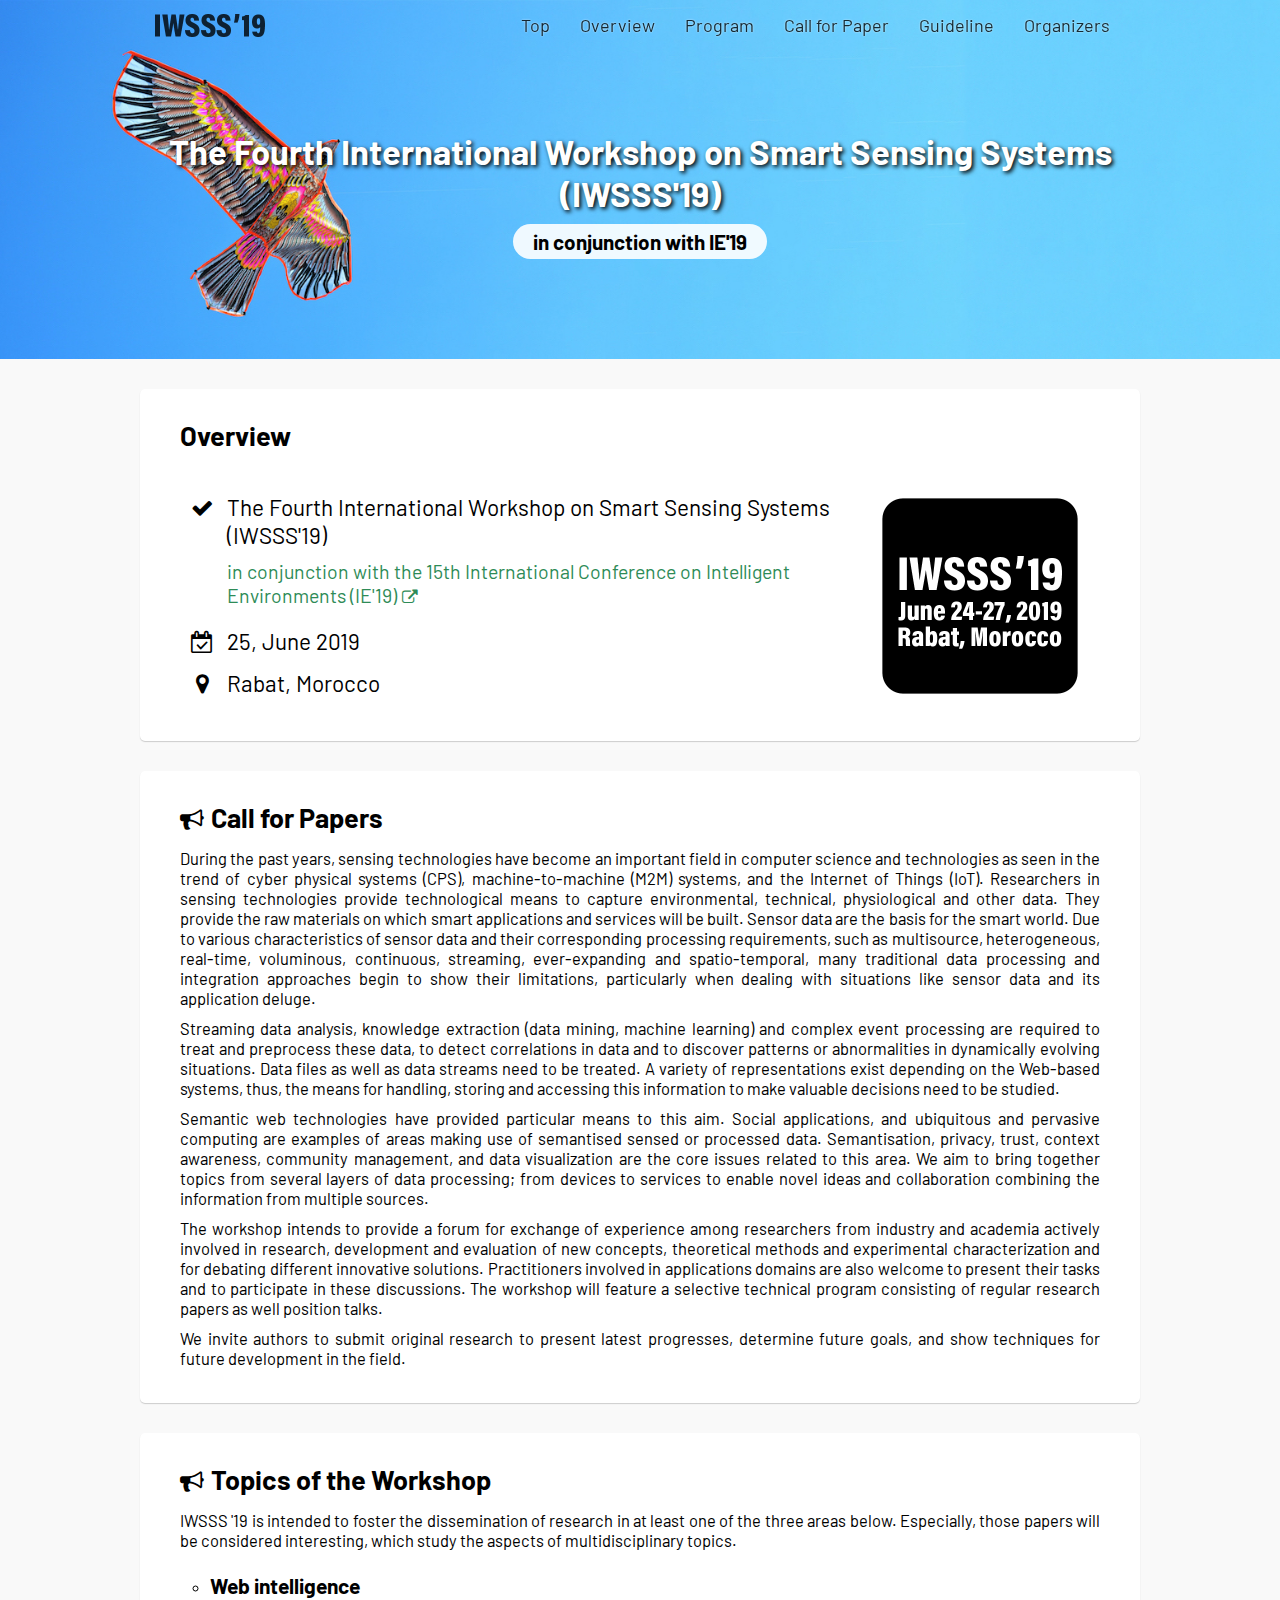
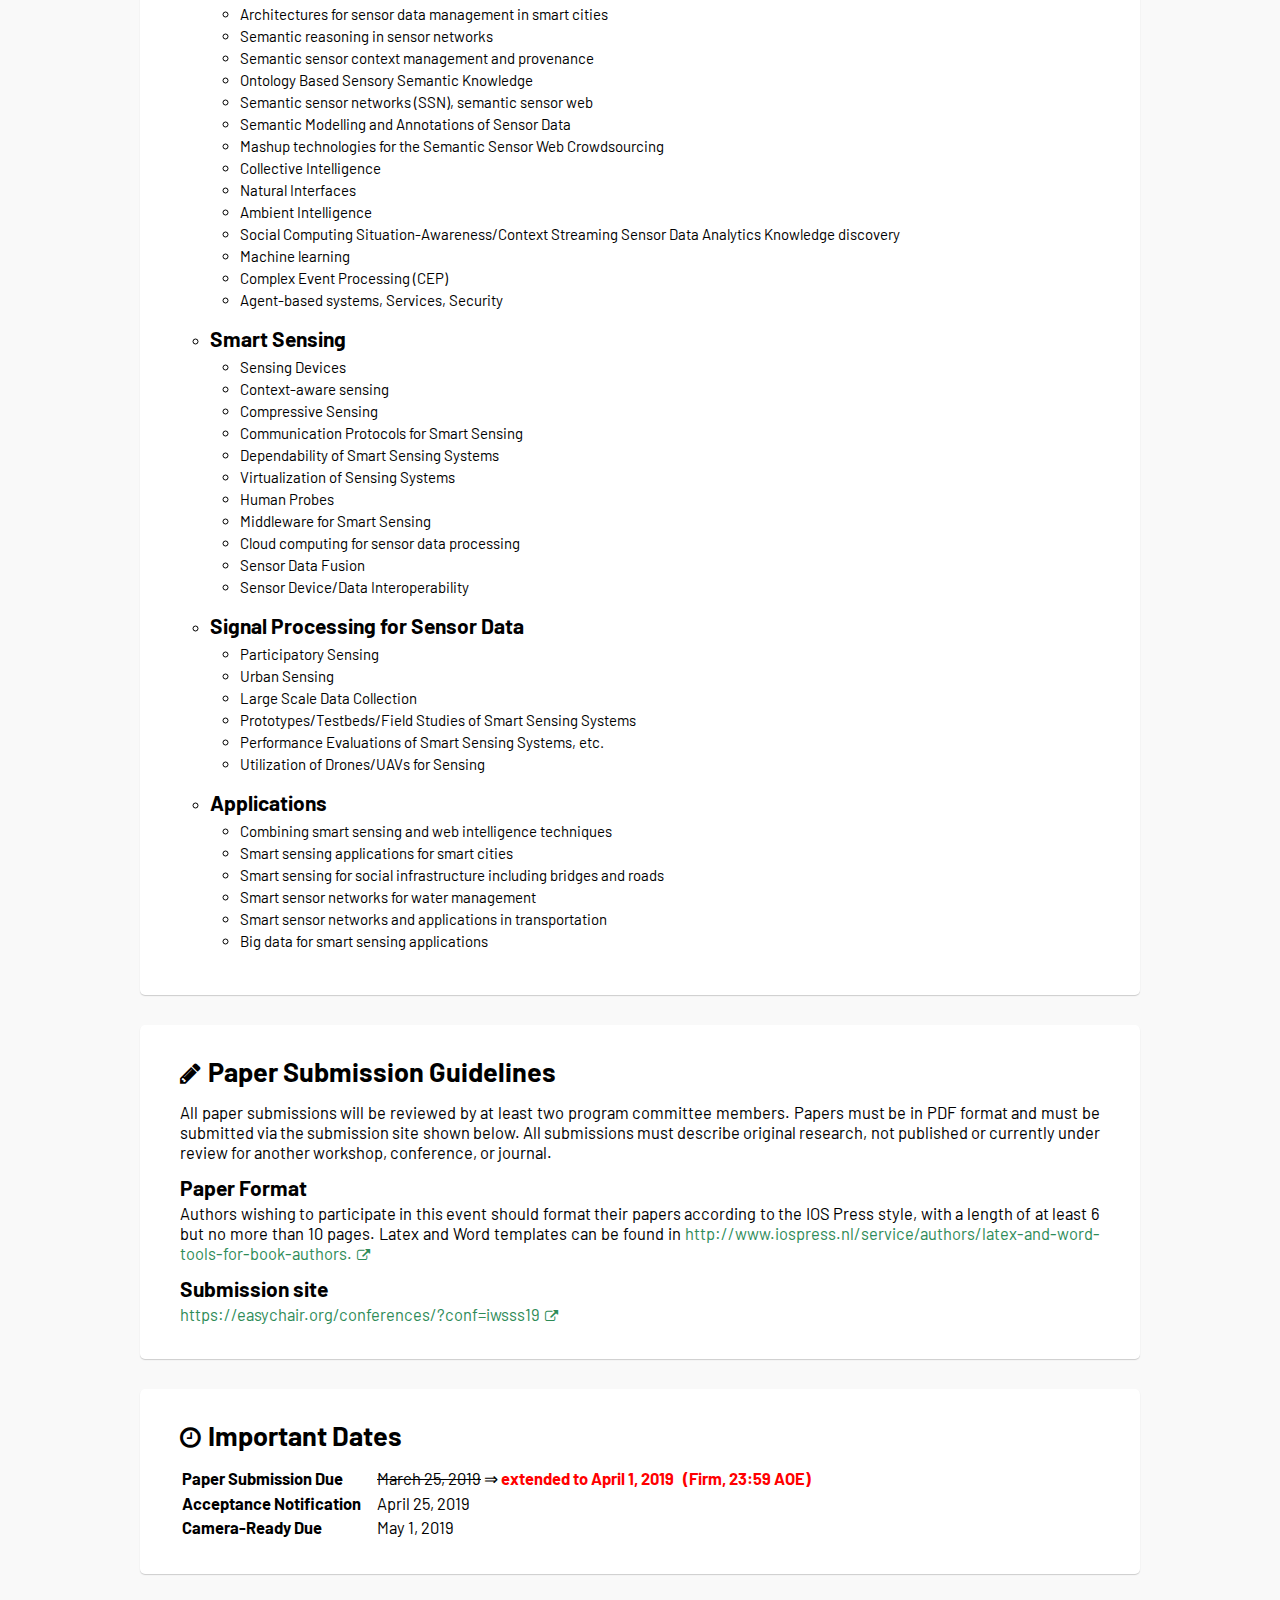
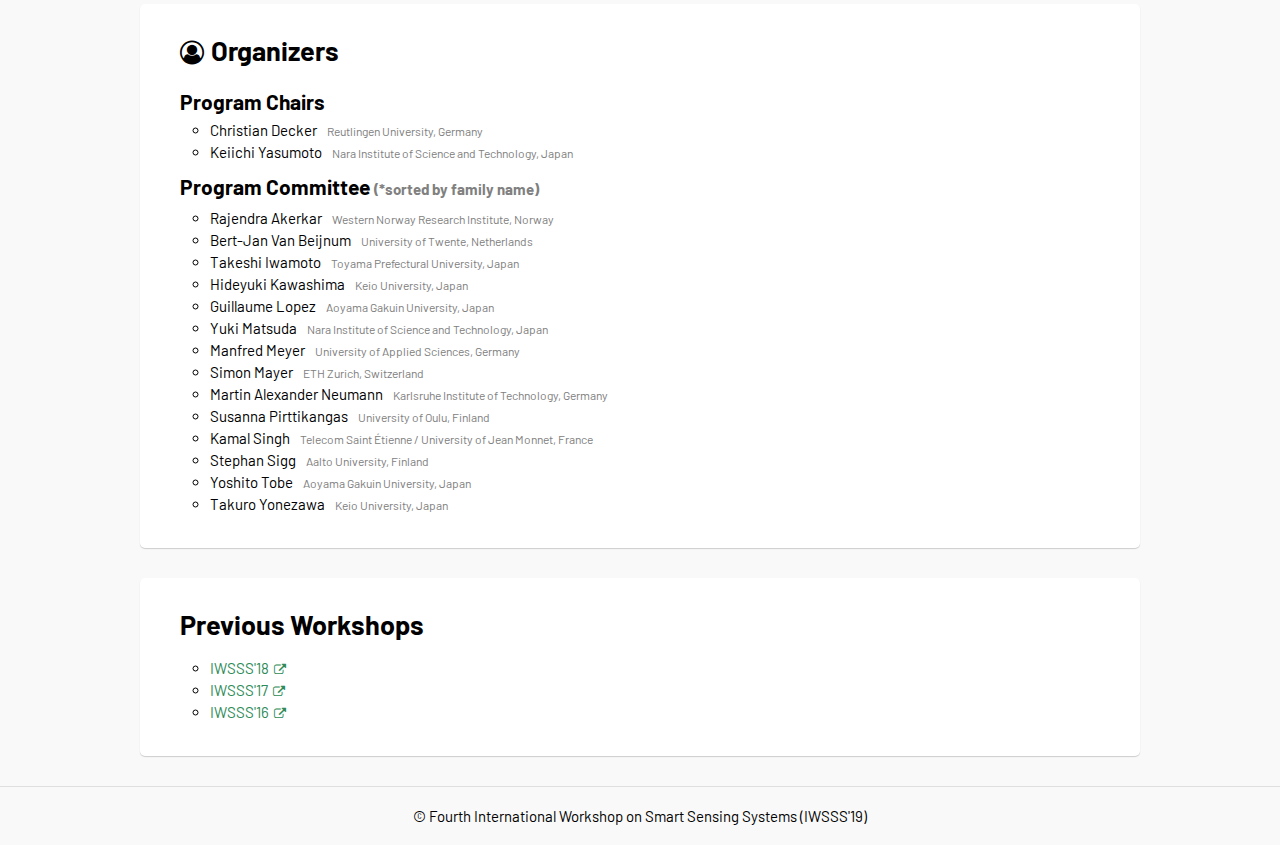
<file: index.html>
<!DOCTYPE html>
<meta charset="utf-8">
<title>The Fourth International Workshop on Smart Sensing System (IWSSS'19)</title>
<meta name="viewport" content="width=device-width, initial-scale=1, minimum-scale=1, maximum-scale=1, user-scalable=no">
<link href="https://stackpath.bootstrapcdn.com/font-awesome/4.7.0/css/font-awesome.min.css" rel="stylesheet" integrity="sha384-wvfXpqpZZVQGK6TAh5PVlGOfQNHSoD2xbE+QkPxCAFlNEevoEH3Sl0sibVcOQVnN" crossorigin="anonymous">
<link rel="stylesheet" href="css/style.css">

<header class="fixed-header" id="fixed-header">
  <div class="wrapper">
    <h1><a href="./"><span>IWSSS'19</span></a></h1>
    <nav>
      <ul id="primary-nav">
        <li data-target="top">Top</li>
	<li data-target="overview">Overview</li>
	<li data-target="program">Program</li>	
        <li data-target="call-for-paper">Call for Paper</li>
        <li data-target="guideline">Guideline</li>
        <li data-target="organizers">Organizers</li>
      </ul>
    </nav>
  </div>
</header>

<section class="main">
  <header id="top">
    <img src="img/top-visual.jpg">
    <h1><span>The Fourth International Workshop on Smart Sensing Systems</span>
      <span>(IWSSS'19)</span>
      <small>in conjunction with IE'19</small></h1>
  </header>

  <!-- <div class="news">
    <h2>News</h2>
    <p></p>
  </div> -->

  <div id="overview" class="clearfix">
    <h2>Overview</h2>
    <img src="img/logo-orig.png" class="overview-logo">
    <dl class="overview">
      <dt><i class="fa fa-check"></i></dt>
      <dd>The Fourth International Workshop on Smart Sensing Systems (IWSSS'19)</dd>
      <dd class="percom"><a href="https://intenv.herokuapp.com/ie19/home">in conjunction with the 15th International Conference on Intelligent Environments (IE'19)</a></dd>
      <dt><i class="fa fa-calendar-check-o"></i></dt>
      <dd>25, June 2019</dd>
      <dt><i class="fa fa-map-marker"></i></dt>
      <dd>Rabat, Morocco</dd>
    </dl>
  </div>

  <div id="call-for-paper">
    <h2><i class="fa fa-bullhorn"></i>Call for Papers</h2>
    <p>
      During the past years, sensing technologies have become an important field in computer science and technologies as seen in the trend of cyber physical systems (CPS), machine-to-machine (M2M) systems, and the Internet of Things (IoT). Researchers in sensing technologies provide technological means to capture environmental, technical, physiological and other data. They provide the raw materials on which smart applications and services will be built. Sensor data are the basis for the smart world. Due to various characteristics of sensor data and their corresponding processing requirements, such as multisource, heterogeneous, real-time, voluminous, continuous, streaming, ever-expanding and spatio-temporal, many traditional data processing and integration approaches begin to show their limitations, particularly when dealing with situations like sensor data and its application deluge.
    </p>
    <p>
      Streaming data analysis, knowledge extraction (data mining, machine learning) and complex event processing are required to treat and preprocess these data, to detect correlations in data and to discover patterns or abnormalities in dynamically evolving situations. Data files as well as data streams need to be treated.  A variety of representations exist depending on the Web-based systems, thus, the means for handling, storing and accessing this information to make valuable decisions need to be studied.
    </p>
    <p>
      Semantic web technologies have provided particular means to this aim. Social applications, and ubiquitous and pervasive computing are examples of areas making use of semantised sensed or processed data. Semantisation, privacy, trust, context awareness, community management, and data visualization are the core issues related to this area. We aim to bring together topics from several layers of data processing; from devices to services to enable novel ideas and collaboration combining the information from multiple sources.
    </p>
    <p>
      The workshop intends to provide a forum for exchange of experience among researchers from industry and academia actively involved in research, development and evaluation of new concepts, theoretical methods and experimental characterization and for debating different innovative solutions. Practitioners involved in applications domains are also welcome to present their tasks and to participate in these discussions. The workshop will feature a selective technical program consisting of regular research papers as well position talks.
    </p>
    <p>
      We invite authors to submit original research to present latest progresses, determine future goals, and show techniques for future development in the field.
    </p>
  </div>

  <div>
    <h2><i class="fa fa-bullhorn"></i>Topics of the Workshop</h2>
    <p>
      IWSSS '19 is intended to foster the dissemination of research in at least one of the three areas below. Especially, those papers will be considered interesting, which study the aspects of multidisciplinary topics.
    </p>
    <ul>
      <li>
        <h3>Web intelligence</h3>
        <ul>
          <li>Architectures for sensor data management in smart cities</li>
          <li>Semantic reasoning in sensor networks</li>
          <li>Semantic sensor context management and provenance</li>
          <li>Ontology Based Sensory Semantic Knowledge</li>
          <li>Semantic sensor networks (SSN), semantic sensor web</li>
          <li>Semantic Modelling and Annotations of Sensor Data</li>
          <li>Mashup technologies for the Semantic Sensor Web Crowdsourcing</li>
          <li>Collective Intelligence</li>
          <li>Natural Interfaces</li>
          <li>Ambient Intelligence</li>
          <li>Social Computing Situation-Awareness/Context Streaming Sensor Data Analytics Knowledge discovery</li>
          <li>Machine learning</li>
          <li>Complex Event Processing (CEP)</li>
          <li>Agent-based systems, Services, Security</li>
        </ul>
      </li>

      <li>
        <h3>Smart Sensing</h3>
        <ul>
          <li>Sensing Devices</li>
          <li>Context-aware sensing</li>
          <li>Compressive Sensing</li>
          <li>Communication Protocols for Smart Sensing</li>
          <li>Dependability of Smart Sensing Systems</li>
          <li>Virtualization of Sensing Systems</li>
          <li>Human Probes</li>
          <li>Middleware for Smart Sensing</li>
          <li>Cloud computing for sensor data processing</li>
          <li>Sensor Data Fusion</li>
          <li>Sensor Device/Data Interoperability</li>
        </ul>
      </li>
      <li>
        <h3>Signal Processing for Sensor Data</h3>
        <ul>
          <li>Participatory Sensing</li>
          <li>Urban Sensing</li>
          <li>Large Scale Data Collection</li>
          <li>Prototypes/Testbeds/Field Studies of Smart Sensing Systems</li>
          <li>Performance Evaluations of Smart Sensing Systems, etc.</li>
          <li>Utilization of Drones/UAVs for Sensing</li>
        </ul>
      </li>
      <li>
        <h3>Applications</h3>
        <ul>
          <li>Combining smart sensing and web intelligence techniques</li>
          <li>Smart sensing applications for smart cities</li>
          <li>Smart sensing for social infrastructure including bridges and roads</li>
          <li>Smart sensor networks for water management</li>
          <li>Smart sensor networks and applications in transportation</li>
          <li>Big data for smart sensing applications</li>
        </ul>
      </li>
    </ul>
  </div>

  <div id="guideline">
    <h2><i class="fa fa-pencil"></i>Paper Submission Guidelines</h2>

        <p>
      All paper submissions will be reviewed by at least two program
      committee members. Papers must be in PDF format and must be
      submitted via the submission site shown below. All submissions must describe original research, not published or currently under review for another workshop, conference, or journal.
    </p>
    
    <h3>Paper Format</h3>

    <p>
    Authors wishing to participate in this event should format their
    papers according to the IOS Press style, with a length of at least
    6 but no more than 10 pages. Latex and Word templates can be found
    in <a
    href="http://www.iospress.nl/service/authors/latex-and-word-tools-for-book-authors">
     http://www.iospress.nl/service/authors/latex-and-word-tools-for-book-authors.</a>
    </p>
    
    <h3>Submission site</h3>

<p>
    <a href="https://easychair.org/conferences/?conf=iwsss19">https://easychair.org/conferences/?conf=iwsss19</a>
</p>
    
    </dl>

  </div>

  <div>
    <h2><i class="fa fa-clock-o"></i>Important Dates</h2>
    <dl class="important-dates">
      <dt>Paper Submission Due</dt><dd><s>March 25, 2019</s> &rArr;
    <b><font color="red">extended to April 1, 2019 &nbsp; (Firm, 23:59 AOE)</font></b></dd>
      <dt>Acceptance Notification</dt><dd>April 25, 2019</dd>
      <dt>Camera-Ready Due</dt><dd>May 1, 2019</dd>
    </dl>
  </div>

  <div id="organizers">
    <h2><i class="fa fa-user-circle-o"></i>Organizers</h2>
    <h3>Program Chairs</h3>
    <ul class="person-list">
      <li>Christian Decker<span>Reutlingen University, Germany</span></li>
      <li>Keiichi Yasumoto<span>Nara Institute of Science and Technology, Japan</span></li>
    </ul>
    <h3>Program Committee <span>(*sorted by family name)</span></h3>
    <ul class="person-list">
<!--
      <li>Edward Curry<span>Digital Enterprise Research Institute, Ireland</span></li>
      <li>Xiaolong Zheng<span>Tsinghua University, Beijing, P.R. China</span></li>
      <li>Yasuhiro Kawahara<span>The Open University of Japan</span></li>

    --->
    <li>Rajendra Akerkar<span>Western Norway Research Institute, Norway</span></li>
    <li>Bert-Jan Van Beijnum<span>University of Twente, Netherlands</spspan></li>
    <li>Takeshi Iwamoto<span>Toyama Prefectural University, Japan</span></li>
    <li>Hideyuki Kawashima<span>Keio University, Japan</span></li>
    <li>Guillaume Lopez<span>Aoyama Gakuin University, Japan</span></li>
    <li>Yuki Matsuda<span>Nara Institute of Science and Technology, Japan</span></li>    
    <li>Manfred Meyer<span>University of Applied Sciences, Germany</span></li>
    <li>Simon Mayer<span>ETH Zurich, Switzerland</span></li>
    <li>Martin Alexander Neumann<span>Karlsruhe Institute of Technology, Germany</span></li>
    <li>Susanna Pirttikangas<span>University of Oulu, Finland</span></li>
    <li>Kamal Singh<span>Telecom Saint Étienne / University of Jean Monnet, France</span></li>
    <li>Stephan Sigg<span>Aalto University, Finland</span></li>
    <li>Yoshito Tobe<span>Aoyama Gakuin University, Japan</span></li>
    <li>Takuro Yonezawa<span>Keio University, Japan</span></li>
    </ul>
  </div>

  <div id="previous workshops">
<h2>Previous Workshops</h2>
    <ul>
      <li><a href="http://iwsss2018.puc.pu-toyama.ac.jp/">IWSSS'18</a>
      <li><a href="http://ubicomp.oulu.fi/iwsss17/">IWSSS'17</a>
      <li><a href="http://rcl.it.aoyama.ac.jp/IWSSS2016/">IWSSS'16</a>
    </ul>

  </div>
    
    

  

  
<!--
  <div>
    <h2>Contact</h2>
    <p>info@example.com</p>
  </div>
-->
  
</section>

<footer>
  &copy; Fourth International Workshop on Smart Sensing Systems (IWSSS'19)
</footer>

<script
  src="https://code.jquery.com/jquery-3.3.1.min.js"
  integrity="sha256-FgpCb/KJQlLNfOu91ta32o/NMZxltwRo8QtmkMRdAu8="
  crossorigin="anonymous"></script>
<script>
var isTopArea = true;
$(window).scroll(function() {
  if(isTopArea && $(this).scrollTop() > 50) {
    isTopArea = false;
    $("#fixed-header").addClass("scrolled");
  }
  if(!isTopArea && $(this).scrollTop() < 50) {
    isTopArea = true;
    $("#fixed-header").removeClass("scrolled");
  }
});
$("#primary-nav li").click(function() {
  var target = $(this).data("target");
  if (target == "program"){
    location.href="program.html"
  }
  else{
    $("html, body").animate({scrollTop:$("#" + target).offset().top - 50});
  }
  });
</script>
</file>
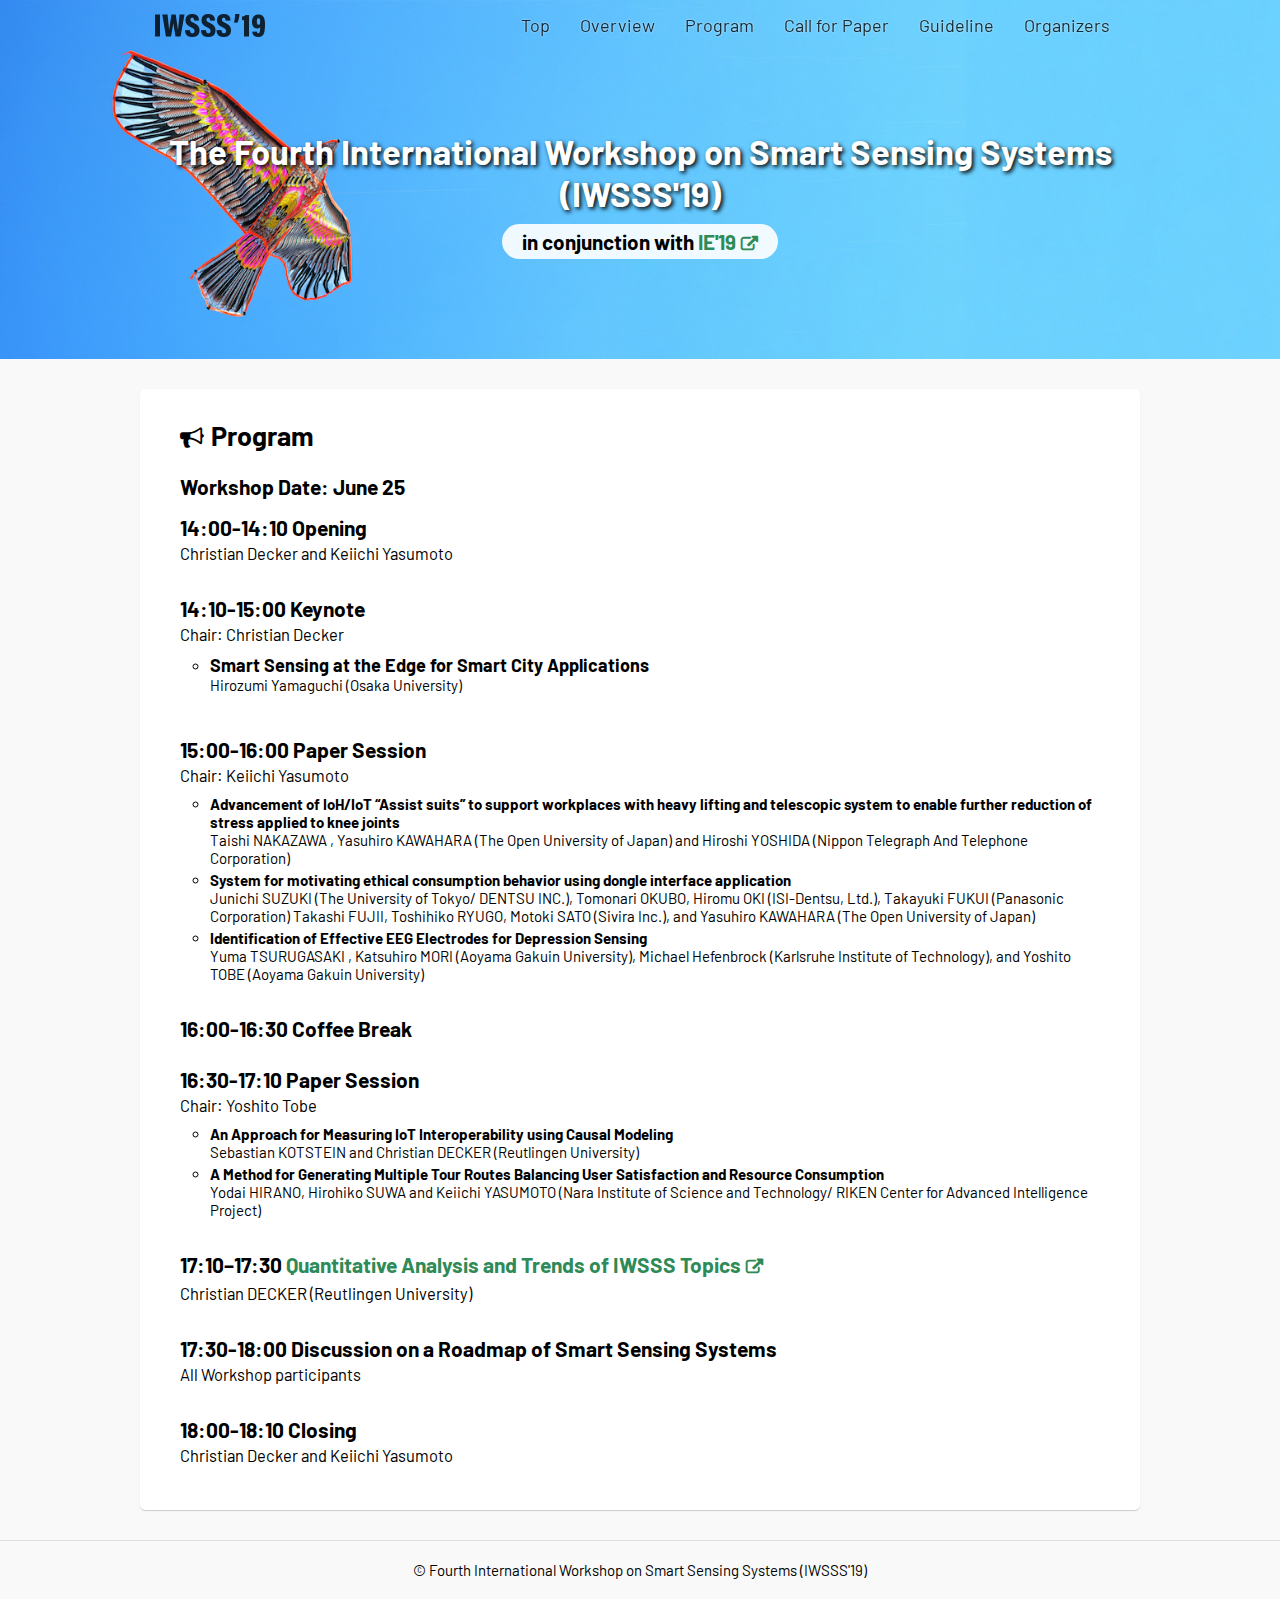
<file: program.html>
<!DOCTYPE html>
<meta charset="utf-8">
<title>The Fourth International Workshop on Smart Sensing System (IWSSS'19)</title>
<meta name="viewport" content="width=device-width, initial-scale=1, minimum-scale=1, maximum-scale=1, user-scalable=no">
<link href="https://stackpath.bootstrapcdn.com/font-awesome/4.7.0/css/font-awesome.min.css" rel="stylesheet" integrity="sha384-wvfXpqpZZVQGK6TAh5PVlGOfQNHSoD2xbE+QkPxCAFlNEevoEH3Sl0sibVcOQVnN" crossorigin="anonymous">
<link rel="stylesheet" href="css/style.css">

<header class="fixed-header" id="fixed-header">
  <div class="wrapper">
    <h1><a href="./"><span>IWSSS'19</span></a></h1>
    <nav>
      <ul id="primary-nav">
        <li data-target="top">Top</li>
	<li data-target="overview">Overview</li>
	<li data-target="program">Program</li>
        <li data-target="call-for-paper">Call for Paper</li>
        <li data-target="guideline">Guideline</li>
        <li data-target="organizers">Organizers</li>
      </ul>
    </nav>
    </div>
</header>

<section class="main">
  <header id="top">
    <img src="img/top-visual.jpg">
    <h1><span>The Fourth International Workshop on Smart Sensing Systems</span>
      <span>(IWSSS'19)</span>
      <small>in conjunction with <a href="https://intenv.herokuapp.com/ie19/home">IE'19</a></small></h1>
  </header>

    <div id="program">
      
    <h2><i class="fa fa-bullhorn"></i>Program</h2>

    <h3>Workshop Date: June 25</h3>
    <p>
    <h3>14:00-14:10 Opening</h3>
    <p>Christian Decker and Keiichi Yasumoto</p>
    </p>

    <p>
    <h3>14:10-15:00 Keynote</h3>
    <p>Chair: Christian Decker</p>
    <ul>
      <li><b><font size="4">Smart Sensing at the Edge for Smart City Applications</font></b><br>
      Hirozumi Yamaguchi (Osaka University)</li>
    </ul>
    </p>
    
    <p>
    <h3>15:00-16:00 Paper Session</h3>
    <p>Chair: Keiichi Yasumoto</p>
    <ul>
      <li><b>Advancement of IoH/IoT “Assist suits” to support
    workplaces with heavy lifting and telescopic system to enable
      further reduction of stress applied to knee joints</b></br>
       Taishi NAKAZAWA , Yasuhiro KAWAHARA (The Open University of
    Japan) and Hiroshi YOSHIDA (Nippon Telegraph And Telephone
      Corporation)</li>
      <li><b>System for motivating ethical consumption behavior using
      dongle interface application</b></br>
      Junichi SUZUKI (The University of Tokyo/ DENTSU INC.), Tomonari OKUBO, Hiromu OKI (ISI-Dentsu, Ltd.), Takayuki FUKUI (Panasonic Corporation)
  Takashi FUJII, Toshihiko RYUGO, Motoki SATO (Sivira Inc.), and
      Yasuhiro KAWAHARA (The Open University of Japan)</li>
      <li><b>Identification of Effective EEG Electrodes for Depression
      Sensing</b></br>
      Yuma TSURUGASAKI , Katsuhiro MORI (Aoyama Gakuin University),
    Michael Hefenbrock (Karlsruhe Institute of Technology), and
      Yoshito TOBE (Aoyama Gakuin University)</li>
    </ul>

    <p>
      <h3>16:00-16:30 Coffee Break</h3>
    </p>
    
      <p>
    <h3>16:30-17:10 Paper Session</h3>
    <p>Chair: Yoshito Tobe</p>
      <ul>
      <li><b>An Approach for Measuring IoT Interoperability using
      Causal Modeling</b></br>
      Sebastian KOTSTEIN and Christian DECKER (Reutlingen University)</li>
      <li><b>A Method for Generating Multiple Tour Routes Balancing
      User Satisfaction and Resource Consumption</b></br>
      Yodai HIRANO, Hirohiko SUWA and Keiichi YASUMOTO (Nara Institute
    of Science and Technology/ RIKEN Center for Advanced Intelligence
      Project)</li>
      </ul>
      </p>

      <h3>17:10–17:30 <a href="IWSSSAnalysis.html">Quantitative Analysis and Trends of IWSSS Topics</a></h3>
      <p>Christian DECKER (Reutlingen University)</p>
      </p>

      <p>
      <h3>17:30-18:00 Discussion on a Roadmap of Smart Sensing Systems</h3>
      <p>All Workshop participants</p>
      </p>

      <p>
      <h3>18:00-18:10 Closing</h3>
      <p>Christian Decker and Keiichi Yasumoto</p>
      </p>
      
      
  </div>

  
<!--
  <div>
    <h2>Contact</h2>
    <p>info@example.com</p>
  </div>
-->
  
</section>

<footer>
  &copy; Fourth International Workshop on Smart Sensing Systems (IWSSS'19)
</footer>

<script
  src="https://code.jquery.com/jquery-3.3.1.min.js"
  integrity="sha256-FgpCb/KJQlLNfOu91ta32o/NMZxltwRo8QtmkMRdAu8="
  crossorigin="anonymous"></script>
<script>
var isTopArea = true;
$(window).scroll(function() {
  if(isTopArea && $(this).scrollTop() > 50) {
    isTopArea = false;
    $("#fixed-header").addClass("scrolled");
  }
  if(!isTopArea && $(this).scrollTop() < 50) {
    isTopArea = true;
    $("#fixed-header").removeClass("scrolled");
  }
});
$("#primary-nav li").click(function() {
  var target = $(this).data("target");
  if (target!="program"){
    location.href="index.html#"+target
  }
});
</script>
</file>
<file: css/style.css>
@import url("https://fonts.googleapis.com/css?family=Barlow:400,700");*{padding:0;margin:0}.clearfix::after{content:"";display:block;clear:both}html{font-family:'Barlow', sans-serif;font-size:15px;background:#f9f9f9}@media (max-width: 760px){html{font-size:13px}}header.fixed-header{position:fixed;z-index:1000;height:50px;width:100vw;border:1px solid transparent;border-width:0 0 1px;text-shadow:0 0 2px white;background:rgba(255,255,255,0);opacity:0.8;transition:all 0.2s ease 0s}header.fixed-header.scrolled{border:1px solid rgba(0,0,0,0.1);border-width:0 0 1px;background:rgba(255,255,255,0.9);opacity:1}header.fixed-header div.wrapper{width:100vw;max-width:1000px;margin:0 auto}header.fixed-header h1{float:left;height:50px;padding:0 10px}header.fixed-header h1 a{display:block;background:url("../img/logo-header.png") center center no-repeat;background-size:100%;width:100px;height:30px;padding:10px 10px;float:left}header.fixed-header h1 a span{display:none}header.fixed-header nav ul{float:right;padding:0 15px 0 0;font-size:1.2rem}header.fixed-header nav ul li{float:left;list-style:none;padding:0 15px;height:50px;line-height:50px;cursor:pointer}header.fixed-header nav ul li:hover{background:rgba(200,200,200,0.3)}@media (max-width: 760px){header.fixed-header nav ul{display:none}}section.main{width:100vw}section.main header{position:relative;padding:130px 0 100px}section.main header h1{width:90vw;margin:0 auto;border-radius:100px;position:relative;z-index:100;color:white;text-align:center;font-size:2.3rem}section.main header h1 span{display:block;text-shadow:2px 2px 4px black}section.main header h1 small{display:inline-block;font-size:0.6em;color:black;background:rgba(255,255,255,0.9);border-radius:30px;margin:10px 0 0;padding:5px 20px}@media (max-width: 760px){section.main header h1{font-size:1.7em}}@media (max-width: 580px){section.main header h1 span{display:inline}section.main header h1 small{display:block;max-width:300px;margin:10px auto 0}}section.main header img{position:absolute;top:0;left:0;width:100%;height:100%;object-fit:cover}section.main>div{max-width:1000px;width:94vw;margin:30px auto;padding:30px 40px 35px;background:white;border-radius:5px;box-shadow:0 1px 1px 0 #ccc;box-sizing:border-box}@media (max-width: 760px){section.main>div{margin:20px auto;padding:15px}}section.main h2{padding:0 0 15px;font-size:1.8rem}section.main h2 i{padding:0 7px 0 0;font-size:1.6rem}section.main h3{padding:15px 0 5px;font-size:1.4rem;line-height:1em}section.main h3 span{font-size:1rem;display:inline-block;color:gray}section.main h2+h3{padding:10px 0 5px}section.main p{padding:10px 0 0;font-size:1.1rem;hyphens:auto;text-align:justify;text-justify:inter-ideograph}section.main a{text-decoration:none;color:seagreen}section.main a:after{font-family:FontAwesome;content:"\f08e";font-size:0.8em;padding:0 0 0 5px}section.main a:hover{color:mediumseagreen}section.main h2+p,section.main h3+p{padding:0}section.main p+ul{margin:10px 0}section.main ul li{margin:4px 0 0 30px;list-style:circle}section.main ul.person-list li span{color:gray;font-size:0.8em;padding:0 0 0 10px}@media (max-width: 760px){section.main ul.person-list li span{display:block;padding:0}}section.main img.overview-logo{float:right;width:200px;height:200px;padding:30px 20px 10px 30px}@media (max-width: 760px){section.main img.overview-logo{width:100px;height:100px;padding:35px 10px 10px 20px}}@media (max-width: 550px){section.main img.overview-logo{display:none}}section.main dl.overview{font-size:1.5rem;margin:20px 0 0}section.main dl.overview dt{float:left;width:40px;padding:7px 2px;font-weight:bold;text-align:center}section.main dl.overview dd{margin:0 0 0 45px;padding:7px 2px}section.main dl.overview dd.percom{font-size:1.3rem}section.main dl.overview dd+dd{padding:3px 2px 13px}section.main dl.important-dates{font-size:1.1rem}section.main dl.important-dates dt{float:left;width:auto;padding:2px;font-weight:bold}section.main dl.important-dates dd{margin:0 0 0 195px;padding:2px}@media (max-width: 760px){section.main dl.important-dates dd{margin:0 0 0 175px}}section.main dl.guideline{font-size:1.1rem}section.main dl.guideline dt{float:left;width:auto;padding:2px;font-weight:bold}section.main dl.guideline dd{margin:0 0 0 145px;padding:2px}@media (max-width: 760px){section.main dl.guideline dd{margin:0 0 0 130px}}.news{padding:0 0 0 5px;font-size:1.2em;font-weight:bold;color:red}footer{border:1px solid rgba(0,0,0,0.1);border-width:1px 0 0;text-align:center;padding:20px}
</file>
